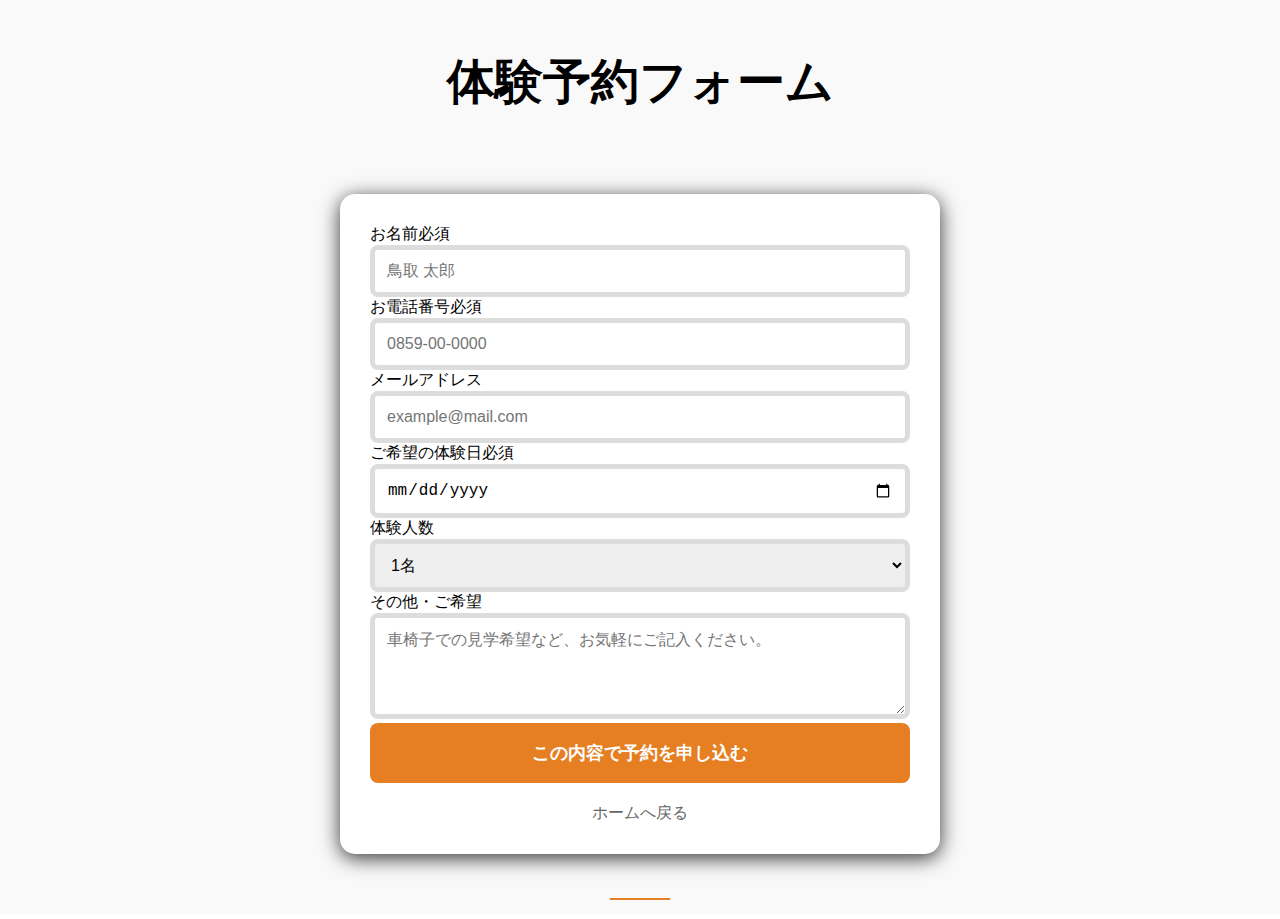
<file: reservation.html>
<!DOCTYPE html>
<html lang="en">
<head>
    <meta charset="UTF-8">
    <meta name="viewport" content="width=device-width, initial-scale=1.0">
    <title>体験予約入力フォーム</title>
    <link rel="stylesheet" href="style.css">
    <style>

    .reservation-section {
        padding: 50px 0 60px;
        background-color: #f9f9f9;
        min-height: 100vh;
    }

    .form-container{
        max-width: 600px;
        margin: 0 auto;
        background: white;
        padding: 30px;
        border-radius: 15px;
        box-shadow: 0 4px 20px rgba(0, 0, 0, 0.8);
    }

    form-group{
        margin-bottom: 25px;
    }

    form-group label{
        display: block;
        font-weight: bold;
        margin-bottom: 8px;
        color: #333;
    }

    form-group label span{
        color: #e67e22;
        font-size: 0.8rem;
        margin-left: 10px;
        background: #fff4ed;
        border-radius: 4px;
    }
    input[type="text"],
    input[type="email"],
    input[type="tel"],
    input[type="date"],
    select,
    textarea {
        width: 100%;
        padding: 12px;
        border: 5px solid #ddd;
        border-radius: 8px;
        font-size: 1rem;
        box-sizing: border-box;
    }
.submit-btn{
    width: 100%;
    background-color: #e67e22;
    color: white;
    border: none;
    padding: 18px;
    font-size: 1.1rem;
    font-weight: bold;
    border-radius: 8px;
    cursor: pointer;
    transition: 1.3s;
}

.submit-btn:hover{
    background-color: #d35400 ;
}

.back-link{
    display: block;
    text-align: center;
    margin-top: 20px;
    color: #666;
    text-decoration: none;
}
</style>
</head>
<body>
    <section class="reservation-section">
        <div class="container">
            <h2 class="section-title">体験予約フォーム</h2>

            <div class="form-container">
                <form action="thanks.html" method="GET"><div class="form-group">
                    <label>お名前<span>必須</span></label>
                    <input type="text" name="name" placeholder="鳥取 太郎" required>
                </div>
               <div class="form-group">
                    <label>お電話番号<span>必須</span></label>
                    <input type="tel" name="tel" placeholder="0859-00-0000" required>
                </div>
               <div class="form-group">
                    <label>メールアドレス</label>
                    <input type="email" name="email" placeholder="example@mail.com" >
                </div>
                <div class="form-group">
                    <label>ご希望の体験日<span>必須</span></label>
                    <input type="date" name="date"  required>
                </div>
                <div class="form-group">
                    <label>体験人数</label>
                    <select name="count">
                        <option value="1">1名</option>
                        <option value="2">2名</option>
                        <option value="3">3名以上（その他・ご希望へ）</option>
                    </select>
                    
                </div>

                <div class="form-group">
                    <label>その他・ご希望</label>
                    <textarea name="message" rows="4" placeholder="車椅子での見学希望など、お気軽にご記入ください。"></textarea>
                </div>

                <button type="submit" class="submit-btn">この内容で予約を申し込む</button>
                </form>

                <a href="index.html" class="back-link">ホームへ戻る</a>
            </div>
        </div>
    </section>
    
</body>
</html>
</file>
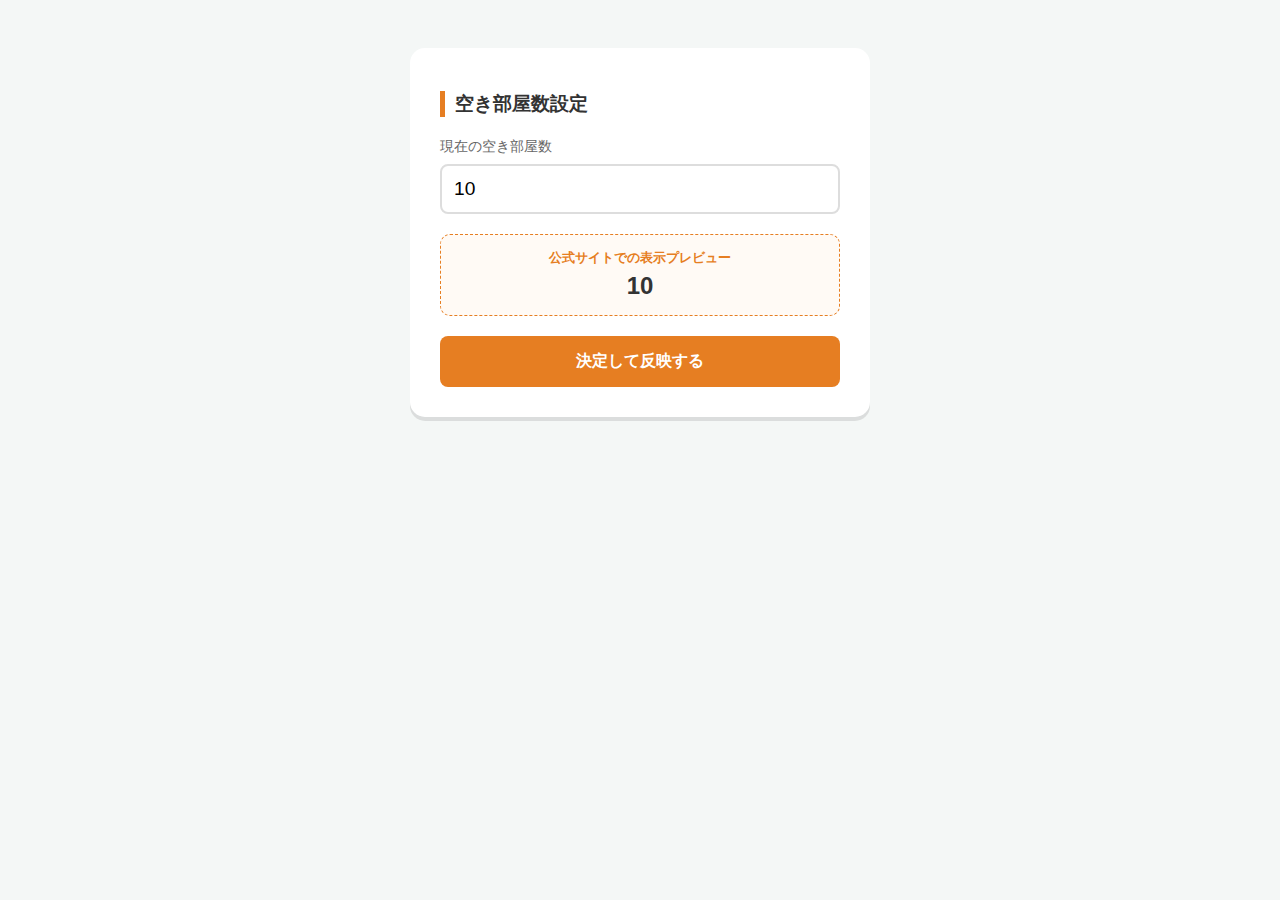
<file: room-settings.html>
<!DOCTYPE html>
<html lang="en">
<head>
    <meta charset="UTF-8">
    <meta name="viewport" content="width=device-width, initial-scale=1.0">
    <title>管理者画面-空き部屋数</title>
    <style>
        body{font-family: sans-serif; background-color: #f4f7f6;display: flex;
        justify-content: center;padding: 40px;}

        .admin-card{background: white ; padding: 30px; border-radius: 15px;box-shadow: 0 4px rgba(0,0,0,0.1); width: 100%; max-width: 400px;}
        h1{font-size: 1.2rem; color: #333; margin-bottom: 20px;border-left: 5px solid #e67e22; padding-left: 10px;}

        .input-group {margin-bottom: 20px;}
        label{ display: block; font-size: 0.9rem; margin-bottom: 8px; color: #666;}
        input[type="number"]{width: 100%; padding: 12px; border: 2px solid #ddd; border-radius: 8px; font-size: 1.2rem; box-sizing: border-box;}

        .preview-area{background: #fffaf5; border: 1px dashed #e67e22; padding: 15px; border-radius: 10px; margin-bottom: 20px; text-align: center; }
        .preview-label{font-size: 0.8rem; color: #e67e22; margin-bottom: 5px; font-weight: bold;}
        #preview-value{font-size: 1.5rem; font-weight: bold; color: #333;}

        button{width: 100%; background: #e67e22; color: white; border: none; padding: 15px; border-radius: 8px; font-size: 1rem; font-weight: bold; cursor: pointer;transition: 0.3s;}
        button:hover{background: #d35400;}
        .msg{margin-top: 15px; font-size: 0.8rem; color: #27ae60; text-align: center;display: none;}
    </style>
</head>
<body>
    <div class="admin-card">
    <h1>空き部屋数設定</h1>

    <div class="input-group">
        <label for="room-input">現在の空き部屋数</label>
        <input type="number" id="room-input" value="10" min="0" oninput="updatePreview()">
    </div>

    <div class="preview-area">
        <div class="preview-label">公式サイトでの表示プレビュー</div>
        <div id="preview-value">10</div>
    </div>

    <button onclick="saveData()">決定して反映する</button>
    <div id="save-msg" class="msg">公式サイトに反映しました。</div>

    <div id="admin-room-count" style="display: none;">10</div>
    
    </div>
    
    <script>
        function updatePreview(){
            const val =document.getElementById('room-input').value;
            document.getElementById('preview-value').textContent = val;
        }

        function saveData() {
            const val = document.getElementById('room-input').value;
             document.getElementById('admin-room-count').textContent = val;

            const msg =document.getElementById('save-msg');
            msg.style.display = 'block';

            setTimeout(() => {msg.style.display = 'none';},3000);
            
            
        }

       
    </script>
</body>
</html>
</file>
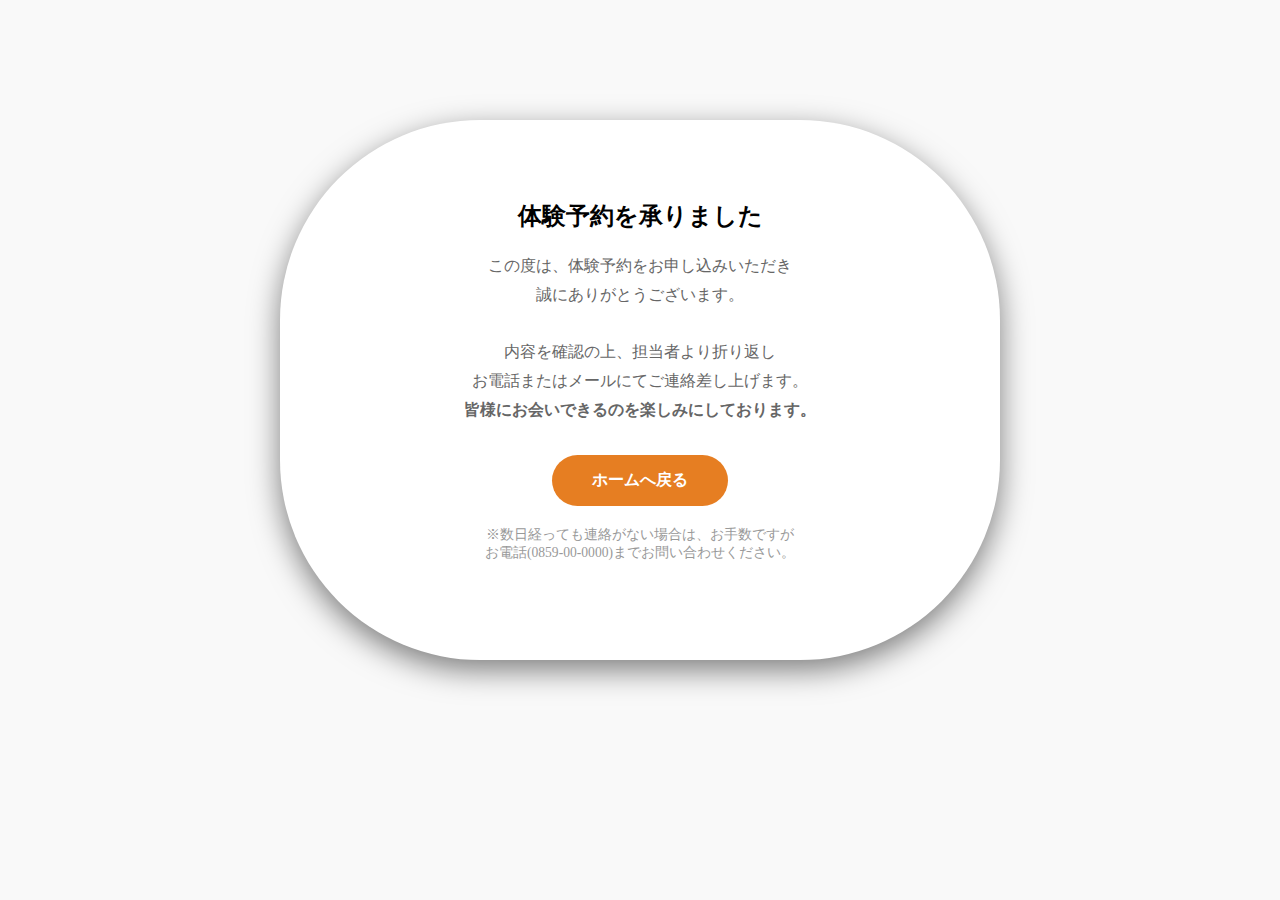
<file: thanks.html>
<!DOCTYPE html>
<html lang="en">
<head>
    <meta charset="UTF-8">
    <meta name="viewport" content="width=device-width, initial-scale=1.0">
    <title>送信完了</title>

    <style>

        body{
            margin: 0;
            padding: 0;
            background-color: #f9f9f9;
            
        }

        .thanks-section {
            padding: 120px 0;
            text-align: center;
            background-color: #f9f9f9;
            min-height: 60vh;
            display: flex;
            align-self: center;
            justify-content: center;
        }

        .thanks-card{
            background: white;
            padding: 60px;
            border-radius: 200px;
            box-shadow: 0 10px 30px rgba(0, 0, 0, 0.5);
            max-width: 600px;
            width: 90%;
        }
        .thanks-icon{
            font-size: 4rem;
            color: #e67e22;
            margin-bottom: 20px;
        }
        .thanks-icon h2{
            font-family: "MS PMincho";
            font-size: 2rem;
            color: #333;
            margin-bottom: 20px;
        }

        .thanks-card p{
            line-height: 1.8;
            color: #666;
            margin-bottom: 30px;
        }
        .home-btn {
            display: inline-block;
            background-color: #e67e22;
            color: white !important;
            text-decoration: none;
            padding: 15px 40px;
            border-radius: 50px;
            font-weight: bold;
            transition: 0.3s;
        }
        .home-btn:hover{
            background-color: #d35400;
            transform: translateY(-2px);
        }

        .note{
            font-size: 0.85rem;
            color: #999;
            margin-top: 20px;
        }

    </style>

</head>
<body>
    <section class="thanks-section">
        <div class="thanks-card">
            <div class="thanks-icon"></div>
            <h2>体験予約を承りました</h2>
            <p>
                この度は、体験予約をお申し込みいただき<br>
                誠にありがとうございます。<br><br>
                内容を確認の上、担当者より折り返し<br>
                お電話またはメールにてご連絡差し上げます。<br>
                <strong>皆様にお会いできるのを楽しみにしております。</strong>
            </p>

            <a href="index.html" class="home-btn">ホームへ戻る</a>

            <div class="note">
                ※数日経っても連絡がない場合は、お手数ですが<br>
                お電話(0859-00-0000)までお問い合わせください。
            </div>

        </div>
    </section>
    
</body>
</html>
</file>
<file: style.css>
*{
    margin: 0;
    padding: 0;
    box-sizing: border-box;
}
.no-scroll{
    overflow: hidden;
    height: 100%;
}

/* 定義 */
@keyframes fadeInUp{
    from{opacity: 0; transform: translateY(30px);}
    to{ opacity: 1; transform: translateY(0);}
}

@keyframes slideDown {
    from{transform: translateY(-100%);}
    to{transform: translateY(0);}
}

@keyframes fadeIn{
    from{ opacity: 0;}
    to{opacity: 1;}
}

html{
    scroll-behavior: smooth;
}

section{
    scroll-margin-top :100px;
}

body{
    
}

.hero-section{
    background-image: url('AdobeStock_536711412.jpeg');
    background-size: cover;
    background-position: center;
    height: 100vh;
    width: 100%;
    position: relative;
    animation: fadeIn 1.5s ease forwards;
}

.navbar{
    background-color: rgba(250, 250, 250, 0.8);
    position: fixed;
    width: 100%;
    backdrop-filter: blur(5px);
    box-shadow: 0 2px 10px rgba(0, 0, 0, 0.1);
    transform:  translateY(-100%);
    animation: slideDown 0.8s ease 2.5s forwards;
    z-index: 9999;

}

.nav-container{
    display: flex;
    justify-content: space-between;
    align-items: center;
    padding: 15px 50px;
    max-width: 1200px;
    margin: 0 auto;
}

.logo{
    
    font-family: "MS PMincho";
    font-size: 1.8rem;
    font-weight: bold;
    color: #333;
  
}

.logo a{
    text-decoration: none;
    color: #333;
    letter-spacing: 2px;
}

.nav-links{
    display: flex;
    list-style: none;
    gap: 10px;
}

.nav-links a{
    text-decoration: none;
    color: #333;
    font-weight: 500;
    font-size: 1.2rem;
    padding: 8px 15px;
    border-radius: 4px;
    transition: all 0.3s ease;
}

.nav-links a:hover{
    background-color: rgba(0, 0, 0, 0.1);
    color: #000;
    transform: translateY(-2px);
}

.contact-btn{
    background-color: #e67e22;
    color: white !important;
}

.contact-btn:hover{
    background-color: #d35400 !important;
}

.hero-text{
    position: absolute;
    right: 5%;
    top:130px;
    display: flex;
    flex-direction: row-reverse;
    align-items: flex-start;
    gap: 40px;
   
}


.sub-text{
   
    writing-mode: vertical-rl;
    text-orientation: upright;
    font-family:"MS PMincho";
    font-size: 3rem;
    color: black;
    font-weight: 600;
    letter-spacing: 0.3rem;
    text-shadow: 4px 4px 8px rgba(0, 0, 0, 0.7);

    opacity: 0;
    animation: fadeInUp 1s ease 1s forwards;
}

.hero-text h2 {
    color: white;
    font-family: "MS PMincho";
    font-size: 3.5rem;
    font-weight: 600;
    line-height: 1.6;
    text-shadow: 4px 4px 8px rgba(0, 0, 0, 0.7);
    margin-top: 550px;
    opacity: 0;
    margin-top: 550px;

    animation: fadeInUp 1s ease 1.8s forwards;
}

/* お部屋紹介 */
.room-info{
    padding: 80px 0;
    background-color: #fdfdfd;
    color: #333;
    text-align: center;
}

.container{
    max-width: 1000px;
    margin: 0 auto;
    padding: 0 20px;
}

.section-title{
    text-align: center;
    font-family:"MS PMincho" ;
    font-size: 3rem;
    margin-bottom: 80px;
    color: #000;
}

.section-title::after{
    content: '';
    position: absolute;
    bottom: 0;
    left: 50%;
    transform: translateX(-50%);
    width: 60px;
    height: 2px;
    background-color: #e67e22;
}

/* お部屋紹介 */

.room-info{
    padding: 100px 0;
    margin-top: 50px;
}

.room-flex{
    display: flex;
    align-items: flex-start;
    justify-content: space-between;
    gap: 40px;

}

.room-text {
    flex: 1;
    text-align: left;
}

.room-text h3 {
    font-family: "MS PMincho";
    font-size: 1.8rem;
    margin-bottom: 20px;
    color: #2c3e50;
}

.room-text p{
    line-height: 2;
    font-size: 1.1rem;
    margin-bottom: 30px ;
}

.room-image{
    width: 50%;
    flex-shrink: 0;
    display: flex;
    justify-content: flex-end;
}

.room-image img{
    width: 100%;
    height: auto;
    box-shadow: 0 10px 30px rgba(0, 0, 0, 0.1);
    border-radius: 8px;
}


/* お食事 */

.food-info{
    padding: 100px 0;
    margin-top: 50px;
}

.food-flex{
    display: flex;
    flex-direction: row-reverse;
    align-items: flex-start;
    justify-content: space-between;
    gap: 100px;


}

.food-text {
    flex: 1;
    text-align: left;
}

.food-text h3 {
    font-family: "MS PMincho";
    font-size: 1.8rem;
    margin-bottom: 20px;
    color: #2c3e50;
}
.food-text h4 {
    font-family: "MS PMincho";
    font-size: 1.8rem;
    margin-bottom: 20px;
    color: #2c3e50;
}

.food-text p{
    line-height: 2;
    font-size: 1.1rem;
    margin-bottom: 30px ;
}

.food-image{
    width: 50%;
    flex-shrink: 0;
    display: flex;
    justify-content: flex-end;
}

.food-image img{
    width: 100%;
    height: auto;
    box-shadow: 0 10px 30px rgba(0, 0, 0, 0.1);
    border-radius: 8px;
}


/* 設備 */

.setubi-info{
    padding: 100px 0;
    background-color: #fdfdfd;
    margin-top: 50px;
}

.setubi-flex{
    display: flex;
    align-items: flex-start;
    justify-content: space-between;
    gap: 40px;

}

.setubi-text {
    flex: 1;
    text-align: left;
}

.setubi-text h3 {
    font-family: "MS PMincho";
    font-size: 1.8rem;
    margin-bottom: 20px;
    color: #2c3e50;
}

.setubi-text p{
    line-height: 2;
    font-size: 1.1rem;
    margin-bottom: 30px ;
}

.setubi-image{
    width: 50%;
    flex-shrink: 0;
    display: flex;
    justify-content: flex-end;
}

.setubi-image img{
    width: 100%;
    height: auto;
    border-radius: 8px;
}

/* 体操やカラオケなど */

.taisou-info{
    padding: 100px 0;
    margin-top: 50px;
}

.taisou-flex{
    display: flex;
    flex-direction: row-reverse;
    align-items: flex-start;
    justify-content: space-between;
    gap: 100px;


}

.taisou-text {
    flex: 1;
    text-align: left;
}

.taisou-text h3 {
    font-family: "MS PMincho";
    font-size: 1.8rem;
    margin-bottom: 20px;
    color: #2c3e50;
}
.taisou-text h4 {
    font-family: "MS PMincho";
    font-size: 1.8rem;
    margin-bottom: 20px;
    color: #2c3e50;
}

.taisou-text p{
    line-height: 2;
    font-size: 1.1rem;
    margin-bottom: 30px ;
}

.taisou-image{
    width: 50%;
    flex-shrink: 0;
    display: flex;
    justify-content: flex-end;
}

.taisou-image img{
    width: 100%;
    height: auto;
    box-shadow: 0 10px 30px rgba(0, 0, 0, 0.1);
    border-radius: 8px;
}

/* お問い合わせ */
.inquiry-info{
    padding: 100px 0;
    background-color: #fdfdfd;
    margin-top: 50px;
}

.inquiry-text p{
    text-align: center;
    font-family: "MS PMincho";
    font-size: 2rem;
    margin-bottom: 30px ;
}

.fade-in{
    opacity: 0;
    transform: translateY(30px);

    transition: opacity 1.2s ease, transform 1.2s ease;
}

.fade-in.is-visible{
    opacity: 1;
    transform: translateY(0);
}



.room-info,.food-info,.setubi-info,.taisou-info,.inquiry-info{
    position: relative;
    z-index: 1;
}

.footer-bar{
    background-color: rgba(250, 250, 250, 0.95);
    border-top: 1px solid rgba(0, 0, 0, 0.1);
    padding: 40px 0 20px 0;
    color: #333;
    position: relative;
    z-index: 1;
}

.footer-container{
    max-width: 1200px;
    margin: 0 auto;
    padding: 0 50px;
    display: flex;
    justify-content: space-between;
    align-items: center;
    flex-wrap: wrap;
    gap: 20px;
}

.footer-copy{
    text-align: center;
    margin-top: 30px;
    padding-top: 20px;
    border-top: 1px solid rgba(0, 0, 0, 0.05);
    font-size: 0.9rem;
    color: #888;
}

.footer-info p{
    font-family: ;
    font-size: 1.1rem;
    line-height: 1.8;
    margin-bottom: 5px;
    color: #333;
    text-align: left;
}


.footer-btn{
    display: inline-block;
    text-decoration: none;
    padding: 12px 30px !important;
    font-size: 1.1rem;
}


.floating-vacancy{
    position: fixed;
    bottom: 30px;
    left: 30px;
    background-color: #fffaf5;
    border-radius: 12px;
    overflow: hidden;
    border: 1px solid #e67e22;

    box-sizing: border-box;
    box-shadow: 0 10px 30px rgba(0, 0, 0, 0.15);
    width: fit-content;
    z-index: 10000;
    border: 2px solid #e67e22;

    display: flex ;
    opacity: 0;
    transform: translateY(20px) ;
    transition: all 0.8s ease-out;
}

.floating-vacancy.show {
    opacity: 1;
    transform: translateY(0);
}

.vacancy-content{
    padding: 12px;
    display: flex;
    align-items: center;
    justify-content: center;
    gap: 8px;
    background-color: #fffaf5;
    margin: 0;
}

.vacancy-dot{
    width: 8px;
    height: 8px;
    background-color: #2ecc71;
    border-radius: 50%;
    animation: pulse 2s infinite;
}

@keyframes pulse{
    0%{opacity: 1;}
    50%{opacity: 0.3;}
    100%{opacity: 1;}
}

.vacancy-text{
    font-size: 0.85rem;
    font-weight: bold;
    color: #333;
    margin: 0;
}

#room-count{
    color: #d35400;
    font-size: 1.2rem;
    margin: 0 2px;
}

.vacancy-btn{
    background-color: #e67e22;
    color: white !important;
    text-align: center;
    text-decoration: none;
    
    margin: 10px;
    border-radius: 50px;
    padding: 8px 20px;
    
    font-size: 0.9rem;
    font-weight: bold;
    transition: 0.3s;
}

.vacancy-btn:hover{
    background-color: #d35400;
}



@media screen and (max-width:768px) {

    .nav-container{
        padding: 10px 20px;
        flex-direction: column;
        gap: 10px;
    }

    .nav-links{
        gap:5px;
    }

    .nav-links a {
        font-size: 0.8rem;
        padding: 5px 10px;
    }

    .hero-text{
        display: flex;
        flex-direction: row-reverse;
        justify-content: flex-start;
        align-items: flex-start;
        
    }

    .hero-text h2 {
        writing-mode: vertical-rl;
        text-orientation: upright;
        margin-top: 200px !important;
        letter-spacing: 0.15rem;
        line-height: 1.8;
        font-size: 1.6rem;
        margin: 0 auto;
        height: auto;
        max-width: 70vh;
        text-align: left;
        line-height:1.6;



        text-indent: 1.2rem;
        padding-left: 0;
        margin-left: 0;
    }

    .sub-text{
        font-size: 2rem;
    }

    .hero-text .sub-text{
        writing-mode: vertical-rl;
        
    }

    .hero-text h2 {
        font-size: 1.8rem;
        margin-top: 300px;
    }


    .room-flex,.setubi-flex,.food-flex,.taisou-flex{
        display: flex;
        align-items: center;
        justify-content: center;
        gap: 60px;
        max-width: 1000px;
        margin:  0 auto;
    }

    .room-flex,.setubi-flex{
        flex-direction: column !important;
    }

    .food-flex,.taisou-flex{
        flex-direction: column-reverse !important;
        display: flex;
    }

    .room-text,.food-text,.setubi-text,.taisou-text{
        flex: 0 1 450px;
        text-align: center;
        padding: 0 10px;
    }

    .room-image,.food-image,.setubi-image,.taisou-image{
        width: 100% !important;
        margin-top: 20px;
        margin-bottom: 40px;
    }

    .section-title{
        font-size: 2.2rem;
    margin-bottom: 40px;
}


.footer-container{
    flex-direction: column;
    text-align: center;
    padding: 20px;
}

.footer-info p {
    text-align: center;
}

.floating-vacancy{
    left: 0 !important;
    bottom: 15px !important;
    top: auto !important;
    transform:  translateY(20px) !important;

    width: auto !important;
    flex-direction: column;
    border-radius: 0 10px 10px 0;
    border-left: none;
}

.vacancy-content{
    writing-mode: vertical-rl;
    text-orientation: upright;
    padding: 20px 10px;
    letter-spacing: 0.1em;
}

.vacancy-dot{
    margin-bottom: 100px;
    margin: 0;
}

.vacancy-text{
    font-size: 0.9rem;
    line-height: 1.5;
}

.vacancy-btn{
    width: 100% !important;
    border-radius: 0;
    margin: 0 !important;
    padding: 15px 5px !important;
    display: flex;
    justify-content: center;
    align-items: center;
    writing-mode: vertical-rl;
    text-orientation: upright;
    font-size: 0.8rem;
}

.tate-chu-yoko{
    text-combine-upright: all;
    -webkit-text-combine-upright:all;

    font-family: sans-serif;
    font-weight: bold;
    margin: 2px 0;
}
    
}
</file>
